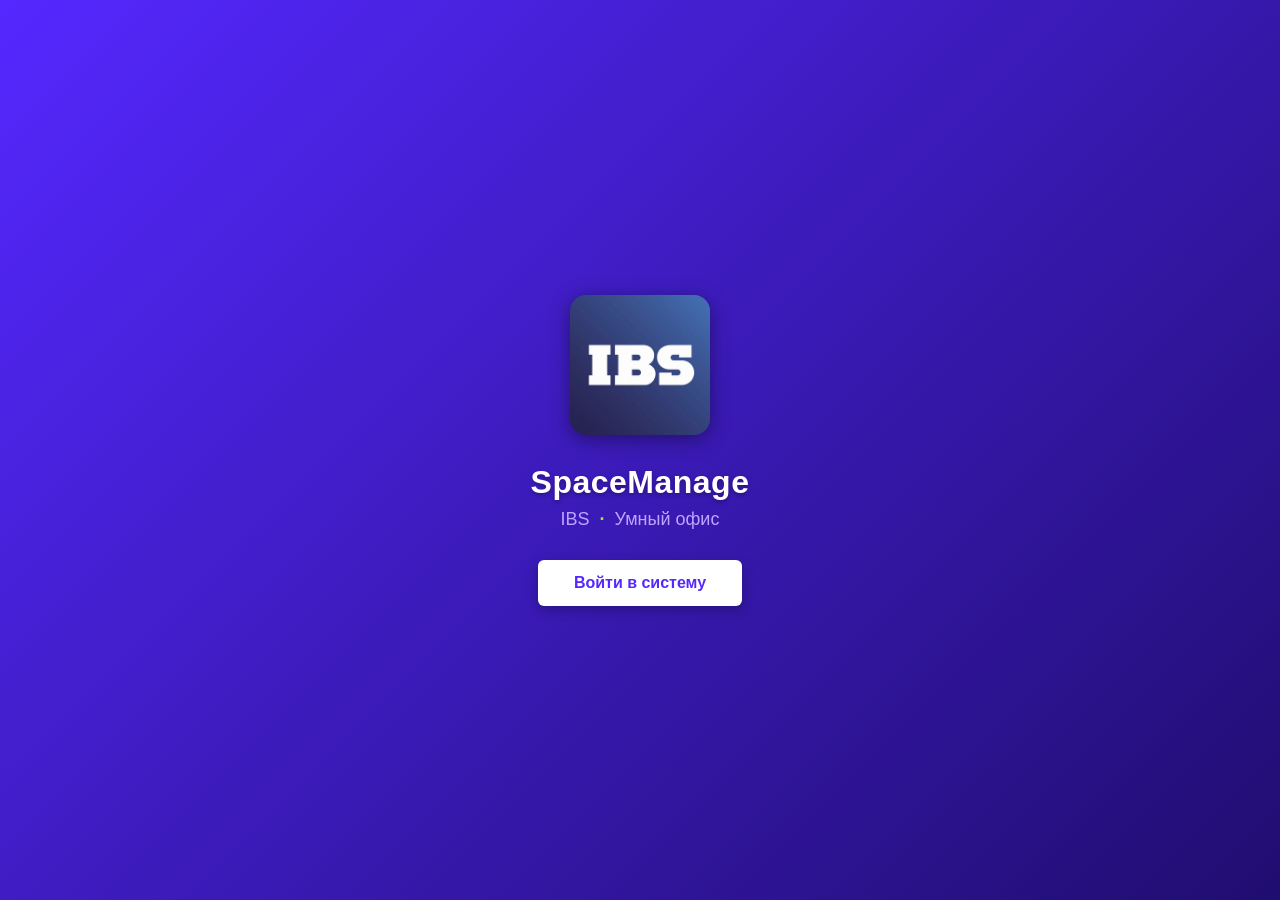
<file: frontend/index.html>
<!DOCTYPE html>
<html lang="ru">
<head>
    <meta charset="UTF-8">
    <meta name="viewport" content="width=device-width, initial-scale=1.0">
    <title>SpaceManage — IBS Умный офис</title>
    <link rel="stylesheet" href="css/index.css">
</head>
<body>

    <div class="brand-container">
        <img class="brand-logo" src="assets/ibs-logo.png" alt="IBS Logo">
        <h1 class="brand-title">SpaceManage</h1>
        <p class="brand-subtitle">IBS <span>·</span> Умный офис</p>
    </div>

    <button class="open-btn" id="openModalBtn">Войти в систему</button>

    <div class="modal-overlay" id="modalOverlay">
        <div class="modal-content">
            <span class="close-btn" id="closeModalBtn">&times;</span>
            <h2>Авторизация</h2>
            <form id="loginForm">
                <div class="form-group">
                    <label for="username">Логин:</label>
                    <input type="text" id="username" required placeholder="Введите логин">
                </div>
                <div class="form-group">
                    <label for="password">Пароль:</label>
                    <input type="password" id="password" required placeholder="Введите пароль">
                </div>
                <button type="submit" class="submit-btn">Подтвердить</button>
                <div id="loginError" class="error-msg"></div>
            </form>
        </div>
    </div>

<script src="js/index.js"></script>
</body>
</html>
</file>
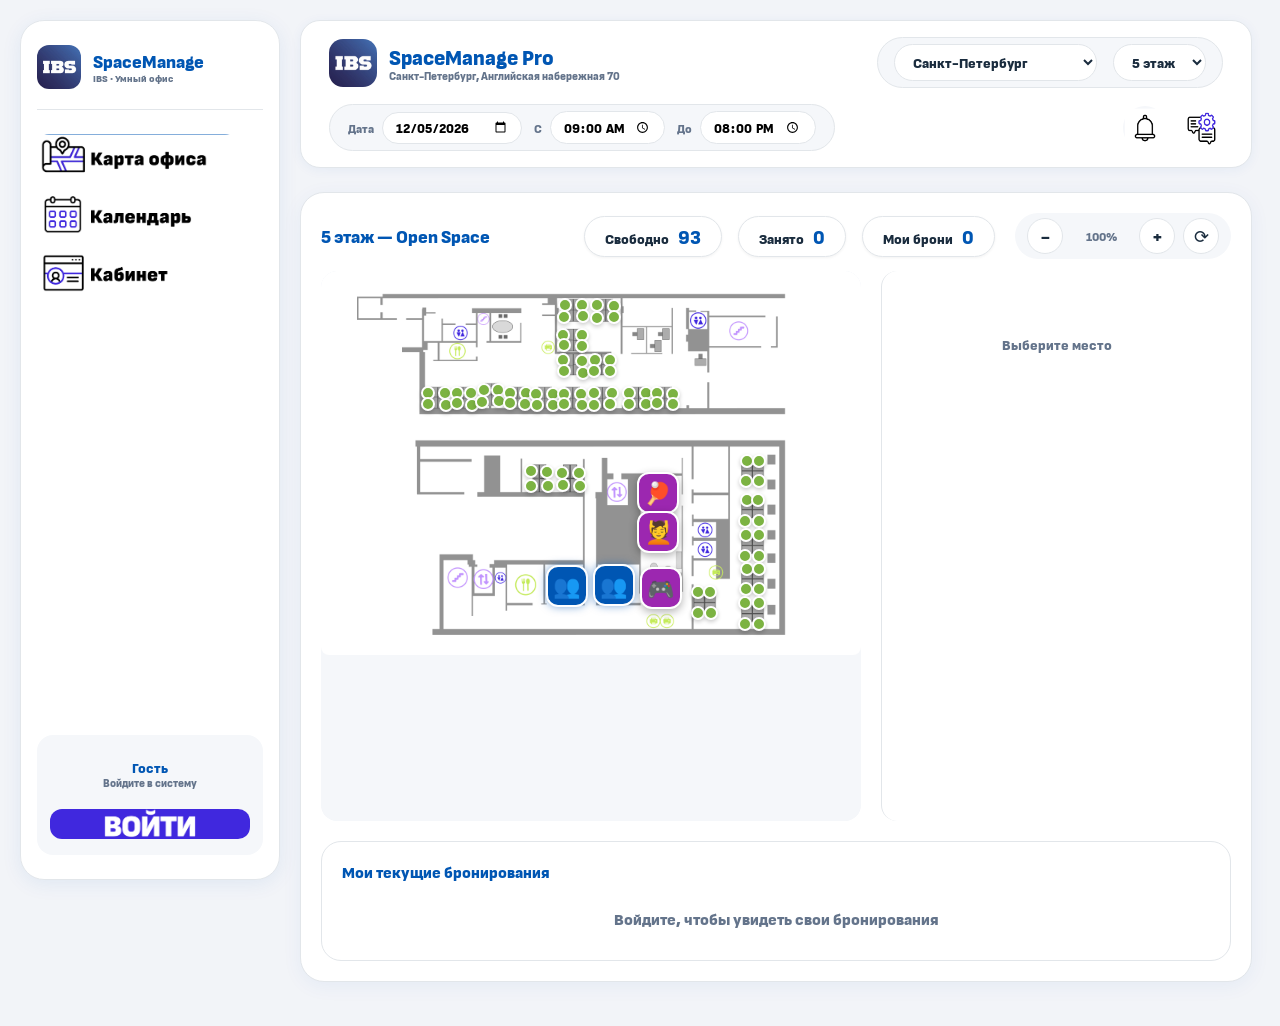
<file: frontend/base.html>
<!DOCTYPE html>
<html lang="ru">
<head>
    <meta charset="UTF-8">
    <meta name="viewport" content="width=device-width, initial-scale=1.0, user-scalable=no">
    <title>SpaceManage Pro — IBS</title>
    <link rel="stylesheet" href="css/base.css">
</head>
<body>
<div class="app-wrapper">
    <div class="sidebar-menu">
        <div class="menu-logo">
            <div class="menu-logo-img" id="menuLogoContainer">IBS</div>
            <div class="menu-logo-text"><h2>SpaceManage</h2><p>IBS · Умный офис</p></div>
        </div>
        <div class="menu-nav">
            <div class="menu-item btn-mp animated-btn" data-page="map">Карта офиса</div>
            <div class="menu-item btn-cl animated-btn" data-page="calendar">Календарь</div>
            <div class="menu-item btn-wp animated-btn" data-page="profile">Личный кабинет</div>
        </div>
        <div class="menu-user-card" id="menuUserCard">
            <div class="menu-user-name" id="menuUserName">Гость</div>
            <div class="menu-user-email" id="menuUserEmail">Войдите в систему</div>
            <button class="btn-enter animated-btn" id="menuLoginBtn">Войти</button>
            <button class="btn-ex animated-btn" id="menuLogoutBtn">Выйти</button>
        </div>
    </div>
    <div class="main-area">
        <div class="main-header">
            <div class="logo-area">
                <div class="logo-img-header" id="headerLogoContainer">IBS</div>
                <div class="logo-text"><h1>SpaceManage Pro</h1><p>Санкт-Петербург, Английская набережная 70</p></div>
            </div>
            <div class="nav-controls">
                <div class="office-selector"><select id="officeSelect"><option value="spb" selected>Санкт-Петербург</option><option value="msk">Москва — в разработке</option><option value="kazan">Казань — в разработке</option></select></div>
                <div class="floor-selector"><select id="floorSelect"><option value="5" selected>5 этаж</option><option value="3">3 этаж</option></select></div>
            </div>
            <div class="filter-bar">
                <div class="filter-group"><label>Дата</label><input type="date" id="globalDateFilter"></div>
                <div class="filter-group"><label>С</label><input type="time" id="globalStartFilter" value="09:00"></div>
                <div class="filter-group"><label>До</label><input type="time" id="globalEndFilter" value="20:00"></div>
            </div>
            <div class="header-actions">
                <div class="dropdown"><button class="icon-btn animated-btn" id="notifBtn"></button><span id="notifBadge" class="notification-badge"></span><div class="dropdown-menu" id="notifMenu"><div class="dropdown-header">Уведомления<button id="clearAllNotifBtn" style="background:none;border:none;cursor:pointer;">✖</button></div><div id="notificationsList"></div></div></div>
                <div class="dropdown"><button class="icon-btn animated-btn" id="profileBtn"></button><div class="dropdown-menu" id="profileMenu"><div class="dropdown-header" id="profileHeader">Профиль</div><div class="dropdown-item" id="viewProfileBtn">Мой профиль</div><div class="dropdown-item" id="loginBtnItem">Войти</div><div class="dropdown-item" id="logoutBtnItem" style="display:none;">Выйти</div></div></div>
            </div>
        </div>
        <div id="mapPage"></div>
        <div id="calendarPage" class="calendar-view">
            <div class="calendar-stats">
                <div class="stat-card">Мои брони <span id="calendarBookingsCount">0</span></div>
            </div>
            <div class="calendar-header"><button class="btn btn-secondary" id="prevMonthBtn">Назад</button><h2 id="currentMonthYear"></h2><button class="btn btn-secondary" id="nextMonthBtn">Вперёд</button></div>
            <div class="calendar-grid" id="calendarGrid"><div class="calendar-weekday">Пн</div><div class="calendar-weekday">Вт</div><div class="calendar-weekday">Ср</div><div class="calendar-weekday">Чт</div><div class="calendar-weekday">Пт</div><div class="calendar-weekday">Сб</div><div class="calendar-weekday">Вс</div></div>
        </div>
        <div id="profilePage" class="profile-page">
            <div class="profile-header"><div class="profile-title">Личный кабинет</div><button class="back-btn" id="backToMapBtn">На карту</button></div>
            <div id="profileBookingsContainer" style="margin-bottom:20px;"><h4>Мои активные бронирования</h4><div id="profileBookingsList"></div></div>
            <div id="adminPanelContainer"></div>
        </div>
    </div>
</div>

<!-- Модальное окно бронирования -->
<div id="bookingModal" class="booking-modal">
    <div class="booking-modal-content">
        <h3>Бронирование места</h3>
        <div id="modalSelectedSpace" style="margin-bottom: 20px; font-weight: 500; color: var(--ibs-blue);">—</div>
        <div class="booking-two-columns">
            <div class="booking-left-column">
                <div class="form-group">
                    <label>Дата</label>
                    <input type="date" id="modalBookingDate">
                </div>
                <div class="form-group">
                    <label>Начало</label>
                    <input type="time" id="modalStartTime">
                </div>
                <div class="form-group">
                    <label>Конец</label>
                    <input type="time" id="modalEndTime">
                </div>
            </div>
            <div class="booking-right-column">
                <div class="invite-group">
                    <div class="invite-header">
                        <label>Пригласить коллег</label>
                        <span id="capacityInfo" class="capacity-info"></span>
                        <button type="button" class="add-invite-btn" id="addInviteBtn">+</button>
                    </div>
                    <div class="invite-list-wrapper">
                        <div id="inviteListContainer" class="invite-list"></div>
                    </div>
                </div>
            </div>
        </div>
        <div class="modal-buttons">
            <button class="btn-cancel animated-btn" id="closeModalBtn">Отмена</button>
            <button class="btn-book animated-btn" id="confirmBookingBtn">Забронировать</button>
        </div>
    </div>
</div>

<!-- Подтверждение бронирования -->
<div class="confirm-popup" id="confirmPopup">
    <div class="confirm-popup-title">Подтвердите бронирование</div>
    <div id="confirmPopupInfo">—</div>
    <div class="confirm-popup-btns">
        <button class="btn-cancel animated-btn" id="confirmPopupCancelBtn">Отмена</button>
        <button class="btn-ok animated-btn" id="confirmPopupOkBtn">Подтвердить</button>
    </div>
</div>

<!-- Редактирование брони -->
<div id="editModal" class="booking-modal">
    <div class="booking-modal-content">
        <h3>Редактирование брони</h3>
        <div id="editSelectedSpace" style="margin-bottom: 20px; font-weight: 500; color: var(--ibs-blue);">—</div>
        <div class="booking-two-columns">
            <div class="booking-left-column">
                <div class="form-group">
                    <label>Дата</label>
                    <input type="date" id="editBookingDate">
                </div>
                <div class="form-group">
                    <label>Начало</label>
                    <input type="time" id="editStartTime">
                </div>
                <div class="form-group">
                    <label>Конец</label>
                    <input type="time" id="editEndTime">
                </div>
            </div>
            <div class="booking-right-column">
                <div class="invite-group">
                    <div class="invite-header">
                        <label>Пригласить коллег</label>
                        <span id="editCapacityInfo" class="capacity-info"></span>
                        <button type="button" class="add-invite-btn" id="editAddInviteBtn">+</button>
                    </div>
                    <div class="invite-list-wrapper">
                        <div id="editInviteListContainer" class="invite-list"></div>
                    </div>
                </div>
            </div>
        </div>
        <div class="modal-buttons">
            <button class="btn-ok animated-btn" id="saveEditBtn">Сохранить</button>
            <button class="animated-btn btn-clo" id="closeEditBtn">Закрыть</button>
        </div>
    </div>
</div>

<!-- Авторизация -->
<div id="authModal" class="booking-modal">
    <div class="booking-modal-content">
        <h3>Авторизация</h3>
        <div class="form-group"><input type="text" id="loginLogin" placeholder="Логин"></div>
        <div class="form-group"><input type="password" id="loginPassword" placeholder="Пароль"></div>
        <div class="modal-buttons">
            <button class="btn-secondary" id="closeAuthBtn">Отмена</button>
            <button class="btn-primary" id="doLoginBtn">Войти</button>
        </div>
    </div>
</div>
<script src="js/floor.js"></script>
<script src="js/base.js"></script>
</body>
</html>
</file>
<file: frontend/css/index.css>
body {
    font-family: Arial, sans-serif;
    background: linear-gradient(135deg, #5528ff 0%, #200d70 100%);
    display: flex;
    flex-direction: column;
    justify-content: center;
    align-items: center;
    height: 100vh;
    margin: 0;
}

.brand-container {
    text-align: center;
    margin-bottom: 30px;
}

.brand-logo {
    width: 140px;
    height: 140px;
    border-radius: 16px;
    box-shadow: 0 4px 20px rgba(0, 0, 0, 0.4);
    margin-bottom: 25px;
}

.brand-title {
    font-size: 32px;
    font-weight: 700;
    color: #ffffff;
    margin: 0 0 8px 0;
    text-shadow: 0 2px 4px rgba(0, 0, 0, 0.3);
    letter-spacing: 0.5px;
}

.brand-subtitle {
    font-size: 18px;
    color: #bfa3ff;
    margin: 0;
    font-weight: normal;
}

.brand-subtitle span {
    color: #96f023;
    font-weight: bold;
    margin: 0 5px;
}

.open-btn {
    padding: 14px 36px;
    font-size: 16px;
    font-weight: bold;
    color: #5528ff;
    background-color: #ffffff;
    border: none;
    border-radius: 6px;
    cursor: pointer;
    transition: all 0.3s ease;
    box-shadow: 0 4px 12px rgba(0, 0, 0, 0.25);
}

.open-btn:hover {
    background-color: #f3f4f6;
    transform: translateY(-2px);
    box-shadow: 0 6px 18px rgba(0, 0, 0, 0.35);
}

.modal-overlay {
    display: none;
    position: fixed;
    top: 0;
    left: 0;
    width: 100%;
    height: 100%;
    background-color: rgba(32, 13, 112, 0.6);
    justify-content: center;
    align-items: center;
    z-index: 1000;
    backdrop-filter: blur(4px);
}

.modal-content {
    background-color: #fff;
    padding: 30px;
    border-radius: 12px;
    width: 100%;
    max-width: 400px;
    box-shadow: 0 10px 30px rgba(0, 0, 0, 0.4);
    position: relative;
}

.close-btn {
    position: absolute;
    top: 10px;
    right: 15px;
    font-size: 26px;
    cursor: pointer;
    color: #aaa;
    line-height: 1;
}

.close-btn:hover {
    color: #5528ff;
}

h2 {
    margin-top: 0;
    margin-bottom: 25px;
    text-align: center;
    color: #5528ff;
    font-size: 24px;
}

.form-group {
    margin-bottom: 18px;
}

.form-group label {
    display: block;
    margin-bottom: 6px;
    font-weight: bold;
    color: #4b5563;
    font-size: 14px;
}

.form-group input,
.form-group select {
    width: 100%;
    padding: 11px;
    border: 1px solid #d1d5db;
    border-radius: 6px;
    box-sizing: border-box;
    font-size: 14px;
    outline: none;
    transition: all 0.2s;
}

.form-group input:focus,
.form-group select:focus {
    border-color: #96f023;
    box-shadow: 0 0 0 3px rgba(150, 240, 35, 0.3);
}

.submit-btn {
    width: 100%;
    padding: 12px;
    background-color: #96f023;
    color: #200d70;
    border: none;
    border-radius: 6px;
    font-size: 16px;
    font-weight: bold;
    cursor: pointer;
    margin-top: 10px;
    transition: all 0.2s;
    box-shadow: 0 2px 6px rgba(150, 240, 35, 0.2);
}

.submit-btn:hover {
    background-color: #82df14;
    box-shadow: 0 4px 12px rgba(150, 240, 35, 0.4);
}

.error-msg {
    color: #e74c3c;
    font-size: 12px;
    margin-top: 5px;
    display: block;
    text-align: center;
}
</file>
<file: frontend/css/base.css>
@font-face {
    font-family: 'Attractive-Black';
    src: url('../assets/Attractive-Black.ttf') format('truetype');
    font-weight: normal;
    font-style: normal;
}
* { box-sizing: border-box; margin: 0; padding: 0; font-family: 'Attractive-Black', 'Segoe UI', sans-serif; }
body { background-color: #F2F4F8; color: #1A2C3E; }

:root {
    --ibs-blue: #0056B3;
    --ibs-lime: #7CB342;
    --ibs-purple: #9C27B0;
    --ibs-light-bg: #F5F7FA;
    --ibs-border: #E2E6EA;
    --ibs-text-dark: #1A2C3E;
    --ibs-text-light: #64748B;
    --ibs-white: #FFFFFF;
}

.app-wrapper { display: flex; min-height: 100vh; max-width: 1600px; margin: 0 auto; }
.sidebar-menu {
    width: 260px; background: var(--ibs-white); border-radius: 24px; margin: 20px 0 20px 20px;
    padding: 24px 16px; box-shadow: 0 4px 20px rgba(0,86,179,0.08); border: 1px solid var(--ibs-border);
    display: flex; flex-direction: column; gap: 24px; height: calc(100vh - 40px);
    position: sticky; top: 20px; overflow-y: auto;
}
.menu-logo { display: flex; align-items: center; gap: 12px; padding-bottom: 20px; border-bottom: 1px solid var(--ibs-border); }
.menu-logo-img { width: 44px; height: 44px; border-radius: 12px; object-fit: contain; background: var(--ibs-blue); display: flex; align-items: center; justify-content: center; color: var(--ibs-white); font-size: 22px; font-weight: 700; flex-shrink: 0; }
.menu-logo-text h2 { font-size: 1.1rem; color: var(--ibs-blue); font-weight: 700; }
.menu-logo-text p { font-size: 0.65rem; color: var(--ibs-text-light); }
.menu-nav { display: flex; flex-direction: column; gap: 8px; }
.menu-item { display: flex; align-items: center; gap: 14px; padding: 12px 16px; border-radius: 14px; cursor: pointer; transition: all 0.2s; color: var(--ibs-text-dark); font-weight: 500; font-size: 0.9rem; background: transparent; }
.menu-item:hover { background: var(--ibs-light-bg); }
.menu-item.active { background: var(--ibs-blue); color: var(--ibs-white); }
.menu-user-card { margin-top: auto; background: var(--ibs-light-bg); border-radius: 16px; padding: 16px; text-align: center; display: flex; flex-direction: column; align-items: center; }
.menu-user-name { font-weight: 600; color: var(--ibs-blue); margin-top: 8px; font-size: 0.9rem; word-break: break-word; }
.menu-user-email { font-size: 0.7rem; color: var(--ibs-text-light); word-break: break-word; }
.main-area { flex: 1; padding: 20px 28px 20px 20px; min-width: 0; }
.main-header { background: var(--ibs-white); border-radius: 20px; margin-bottom: 24px; box-shadow: 0 2px 12px rgba(0,86,179,0.06); padding: 16px 28px; display: flex; justify-content: space-between; align-items: center; flex-wrap: wrap; gap: 16px; border: 1px solid var(--ibs-border); }
.logo-area { display: flex; align-items: center; gap: 12px; }
.logo-img-header { width: 48px; height: 48px; border-radius: 14px; object-fit: contain; background: var(--ibs-blue); display: flex; align-items: center; justify-content: center; color: var(--ibs-white); font-size: 26px; font-weight: 800; flex-shrink: 0; }
.logo-text h1 { font-size: 1.3rem; font-weight: 700; color: var(--ibs-blue); }
.logo-text p { font-size: 0.7rem; color: var(--ibs-text-light); }
.nav-controls { display: flex; align-items: center; gap: 16px; background: var(--ibs-light-bg); padding: 6px 16px; border-radius: 40px; border: 1px solid var(--ibs-border); }
.office-selector select, .floor-selector select { padding: 8px 14px; border: 1px solid var(--ibs-border); border-radius: 30px; font-size: 0.85rem; background: var(--ibs-white); cursor: pointer; color: var(--ibs-text-dark); }
.filter-bar { display: flex; align-items: center; gap: 12px; background: var(--ibs-light-bg); padding: 6px 18px; border-radius: 40px; border: 1px solid var(--ibs-border); }
.filter-group { display: flex; align-items: center; gap: 8px; }
.filter-group label { font-size: 0.75rem; font-weight: 500; color: var(--ibs-text-light); }
.filter-group input { padding: 6px 12px; border: 1px solid var(--ibs-border); border-radius: 30px; font-size: 0.8rem; background: var(--ibs-white); }
.header-actions { display: flex; align-items: center; gap: 12px; }
.icon-btn { background: var(--ibs-light-bg); border: none; cursor: pointer; padding: 10px; border-radius: 50%; width: 44px; height: 44px; display: flex; align-items: center; justify-content: center; transition: all 0.2s; position: relative; }
.icon-btn:hover { background: var(--ibs-border); transform: scale(1.02); }
.notification-badge{position:absolute;top:2px;right:2px;background:#dc2626;color:#fff;border-radius:999px;min-width:18px;height:18px;padding:0 4px;font-size:11px;display:none;align-items:center;justify-content:center;font-weight:700;}
.dropdown { position: relative; }
.dropdown-menu { position: absolute; top: 55px; right: 0; background: var(--ibs-white); border-radius: 20px; box-shadow: 0 12px 35px rgba(0,86,179,0.12); min-width: 320px; display: none; z-index: 1000; border: 1px solid var(--ibs-border); }
.dropdown-menu.show { display: block; animation: slideDown 0.2s ease; }
@keyframes slideDown { from { opacity: 0; transform: translateY(-10px); } to { opacity: 1; transform: translateY(0); } }
.dropdown-header { padding: 14px 18px; background: var(--ibs-light-bg); border-bottom: 1px solid var(--ibs-border); font-weight: 600; color: var(--ibs-blue); display: flex; justify-content: space-between; border-radius: 20px 20px 0 0; }
.dropdown-item { padding: 12px 18px; cursor: pointer; transition: background 0.2s; display: flex; align-items: center; gap: 12px; border-bottom: 1px solid var(--ibs-border); font-size: 0.85rem; color: var(--ibs-text-dark); }
.dropdown-item:hover { background: var(--ibs-light-bg); }
.map-container { background: var(--ibs-white); border-radius: 24px; padding: 20px; box-shadow: 0 4px 20px rgba(0,86,179,0.06); border: 1px solid var(--ibs-border); margin-bottom: 24px; }
.map-header {
    display: flex;
    justify-content: space-between;
    align-items: center;
    margin-bottom: 12px;
    flex-wrap: wrap;
    gap: 12px;
}
.map-title { font-weight: 700; font-size: 1.1rem; color: var(--ibs-blue); }
.right-header-group {
    display: flex;
    gap: 20px;
    align-items: center;
    flex-wrap: wrap;
}
.stats-bar {
    display: flex;
    gap: 16px;
    align-items: center;
    flex-wrap: wrap;
}
.stat-card {
    background: var(--ibs-white);
    padding: 8px 20px;
    border-radius: 40px;
    font-size: 0.85rem;
    font-weight: 500;
    border: 1px solid var(--ibs-border);
    color: var(--ibs-text-dark);
    box-shadow: 0 1px 3px rgba(0,0,0,0.05);
}
.stat-card span {
    color: var(--ibs-blue);
    font-weight: 700;
    font-size: 1.2rem;
    margin-left: 6px;
}
.zoom-controls {
    display: flex;
    gap: 8px;
    align-items: center;
    background: var(--ibs-light-bg);
    padding: 5px 12px;
    border-radius: 30px;
}
.zoom-btn {
    background: var(--ibs-white);
    border: 1px solid var(--ibs-border);
    width: 36px;
    height: 36px;
    border-radius: 30px;
    font-size: 18px;
    cursor: pointer;
    transition: all 0.2s;
    color: var(--ibs-text-dark);
}
.zoom-btn:hover { background: var(--ibs-border); transform: scale(1.05); }
.zoom-level { font-size: 12px; color: var(--ibs-text-light); min-width: 60px; text-align: center; font-weight: 500; }
.editor-controls {
    display: flex;
    gap: 10px;
    margin: 16px 0 20px 0;
    flex-wrap: wrap;
    align-items: center;
}
.mode-btn { background-color: var(--ibs-text-light); color: var(--ibs-white); border: none; padding: 8px 16px; border-radius: 6px; cursor: pointer; font-size: 14px; transition: all 0.2s; }
.mode-btn:hover { opacity: 0.85; }
.mode-btn-active { background-color: var(--ibs-lime) !important; }
.move-btn { background-color: var(--ibs-blue); }
.delete-btn-mode { background-color: #e74c3c; }
.add-btn { background-color: var(--ibs-lime); }
.reset-map-btn { background-color: var(--ibs-purple); }
.legend { display: flex; gap: 20px; flex-wrap: wrap; }
.legend-item { display: flex; align-items: center; gap: 8px; font-size: 0.75rem; }
.legend-color { width: 16px; height: 16px; border-radius: 50%; }
.map-content { display: flex; flex: 1; gap: 20px; }
.map-area { flex: 1; position: relative; min-height: 500px; overflow: hidden; border-radius: 16px; background: var(--ibs-light-bg); }
.map-wrapper { position: relative; width: 100%; height: 100%; min-height: 550px; overflow: auto; background: var(--ibs-light-bg); border-radius: 16px; cursor: grab; }
.map-wrapper:active { cursor: grabbing; }
.map-inner { position: relative; transform-origin: 0 0; transition: transform 0.1s ease; width: 100%; display: inline-block; }
.office-plan-img { width: 100%; height: auto; display: block; border-radius: 8px; pointer-events: none; user-select: none; }
.floor-placeholder { width: 100%; min-height: 550px; background: linear-gradient(135deg, var(--ibs-light-bg) 0%, var(--ibs-border) 100%); border-radius: 8px; display: flex; align-items: center; justify-content: center; flex-direction: column; gap: 12px; color: var(--ibs-text-light); font-size: 1.1rem; pointer-events: none; }
.map-object { position: absolute; z-index: 5; transition: transform 0.15s ease; transform: translate(-50%, -50%); display: flex; justify-content: center; align-items: center; user-select: none; cursor: pointer; }
.map-object:hover { transform: translate(-50%, -50%) scale(1.2); z-index: 10; }
.object-infra { width: 32px; height: 32px; border-radius: 50%; background-color: var(--ibs-text-dark); color: var(--ibs-white); font-size: 14px; font-weight: bold; box-shadow: 0 3px 8px rgba(0,0,0,0.3); border: 2px solid var(--ibs-white); }
.object-chair { width: 14px; height: 14px; border-radius: 50%; border: 2px solid var(--ibs-white); box-shadow: 0 2px 4px rgba(0,0,0,0.2); transition: transform 0.15s ease; }
.chair-available { background-color: var(--ibs-lime); }
.chair-occupied { background-color: #e74c3c; }
.chair-highlighted { animation: pulse 0.8s infinite alternate; box-shadow: 0 0 15px var(--ibs-blue); border-color: var(--ibs-blue); width: 20px; height: 20px; z-index: 8; }
@keyframes pulse { from { transform: translate(-50%, -50%) scale(1); } to { transform: translate(-50%, -50%) scale(1.3); } }

.object-meeting-room { width: 42px; height: 42px; border-radius: 12px; background-color: var(--ibs-blue); color: var(--ibs-white); font-size: 22px; font-weight: bold; box-shadow: 0 3px 8px rgba(0,0,0,0.3); border: 2px solid var(--ibs-white); cursor: pointer; display: flex; align-items: center; justify-content: center; }
.object-meeting-room:hover { transform: translate(-50%, -50%) scale(1.15); }
.meeting-available { background-color: var(--ibs-blue); box-shadow: 0 0 8px rgba(0,86,179,0.5); }
.meeting-occupied { background-color: #e74c3c; }
.meeting-highlighted { animation: pulse-meeting 0.8s infinite alternate; box-shadow: 0 0 20px var(--ibs-lime); border-color: var(--ibs-lime); width: 48px; height: 48px; z-index: 8; }
@keyframes pulse-meeting { from { transform: translate(-50%, -50%) scale(1); } to { transform: translate(-50%, -50%) scale(1.2); } }

.object-recreation { width: 42px; height: 42px; border-radius: 12px; background-color: var(--ibs-purple); color: var(--ibs-white); font-size: 22px; font-weight: bold; box-shadow: 0 3px 8px rgba(0,0,0,0.3); border: 2px solid var(--ibs-white); cursor: pointer; display: flex; align-items: center; justify-content: center; }
.object-recreation:hover { transform: translate(-50%, -50%) scale(1.15); }
.rec-available { background-color: var(--ibs-purple); }
.rec-occupied { background-color: #e74c3c; }

.tooltip { position: fixed; background: var(--ibs-text-dark); color: var(--ibs-white); padding: 10px 16px; border-radius: 12px; font-size: 0.75rem; z-index: 1500; pointer-events: none; white-space: nowrap; box-shadow: 0 4px 12px rgba(0,0,0,0.15); }
.tooltip::before { content: ''; position: absolute; top: -6px; left: 50%; transform: translateX(-50%); border-left: 6px solid transparent; border-right: 6px solid transparent; border-bottom: 6px solid var(--ibs-text-dark); }
.sidebar { width: 350px; background-color: var(--ibs-white); border-left: 1px solid var(--ibs-border); padding: 25px; display: flex; flex-direction: column; gap: 20px; overflow-y: auto; border-radius: 16px; }
.info-card { background-color: var(--ibs-light-bg); border: 1px solid var(--ibs-border); border-radius: 8px; padding: 15px; }
.info-card h3 { margin-bottom: 8px; color: var(--ibs-blue); font-size: 18px; }
.nearest-title { font-weight: 600; font-size: 14px; color: var(--ibs-text-dark); margin-top: 15px; margin-bottom: 8px; }
.nearest-list { list-style: none; display: flex; flex-direction: column; gap: 8px; }
.nearest-item { background: var(--ibs-white); border: 1px solid var(--ibs-border); padding: 10px; border-radius: 6px; font-size: 13px; display: flex; justify-content: space-between; align-items: center; cursor: pointer; color: var(--ibs-text-dark); }
.nearest-item:hover { background: var(--ibs-light-bg); }
.empty-state { color: var(--ibs-text-light); text-align: center; margin-top: 40px; font-size: 14px; }
.my-bookings-section {
    margin-top: 20px;
    background: var(--ibs-white);
    border-radius: 20px;
    padding: 20px;
    border: 1px solid var(--ibs-border);
}
.my-bookings-title {
    font-weight: 700;
    font-size: 1rem;
    color: var(--ibs-blue);
    margin-bottom: 16px;
}
.my-bookings-list {
    display: flex;
    flex-direction: column;
    gap: 12px;
}
.my-booking-item {
    background: var(--ibs-light-bg);
    border-radius: 12px;
    padding: 12px 16px;
    display: flex;
    justify-content: space-between;
    align-items: center;
    flex-wrap: wrap;
    gap: 10px;
    border: 1px solid var(--ibs-border);
}
.my-booking-info {
    font-size: 0.85rem;
    color: var(--ibs-text-dark);
}
.my-booking-info strong {
    color: var(--ibs-blue);
}
.btn-cancel-small {
    background: #FEE2E2;
    color: #DC2626;
    border: none;
    padding: 6px 14px;
    border-radius: 30px;
    font-size: 0.7rem;
    cursor: pointer;
    transition: all 0.2s;
}
.btn-cancel-small:hover {
    background: #FECACA;
}
.calendar-view { display: none; background: var(--ibs-white); border-radius: 24px; padding: 24px; border: 1px solid var(--ibs-border); margin-bottom: 24px; }
.calendar-view.show { display: block; }
.calendar-header { display: flex; justify-content: space-between; align-items: center; margin-bottom: 24px; }
.calendar-grid { display: grid; grid-template-columns: repeat(7, 1fr); gap: 8px; }
.calendar-weekday { text-align: center; font-weight: 600; color: var(--ibs-text-light); padding: 12px; }
.calendar-day { background: var(--ibs-light-bg); border-radius: 12px; padding: 12px 8px; text-align: center; cursor: pointer; transition: all 0.2s; min-height: 80px; }
.calendar-day:hover { background: var(--ibs-border); }
.calendar-day-number { font-weight: 600; font-size: 1rem; margin-bottom: 4px; color: var(--ibs-text-dark); }
.booking-dot { width: 6px; height: 6px; background: var(--ibs-blue); border-radius: 50%; margin: 2px auto; }
.event-badge { background: var(--ibs-blue); color: var(--ibs-white); font-size: 10px; padding: 2px 6px; border-radius: 20px; margin-top: 4px; display: inline-block; }
.calendar-stats { display: flex; gap: 16px; margin-bottom: 20px; justify-content: flex-end; flex-wrap: wrap; }

.booking-modal { display: none; position: fixed; top: 0; left: 0; width: 100%; height: 100%; background: rgba(0,0,0,0.5); backdrop-filter: blur(4px); z-index: 2000; align-items: center; justify-content: center; }
.booking-modal.show { display: flex; }
.booking-modal-content { background: var(--ibs-white); border-radius: 28px; padding: 28px; max-width: 800px; width: 90%; max-height: 85vh; overflow-y: auto; animation: slideUp 0.3s ease; box-shadow: 0 25px 50px -12px rgba(0,86,179,0.25); }
.booking-modal-content h3 { margin-bottom: 20px; color: var(--ibs-blue); font-size: 1.3rem; }
.booking-two-columns { display: flex; gap: 30px; flex-wrap: wrap; }
.booking-left-column { flex: 1; min-width: 220px; }
.booking-right-column { flex: 1; min-width: 220px; }
.booking-two-columns.single-seat-mode { justify-content: center; }
.booking-two-columns.single-seat-mode .booking-left-column { max-width: 320px; flex: none; }
.booking-two-columns.single-seat-mode .booking-right-column { display:none; }

.form-group { margin-bottom: 20px; }
.form-group label { display: block; font-weight: 500; font-size: 0.8rem; color: var(--ibs-text-light); margin-bottom: 6px; }
.form-group input, .form-group select { width: 100%; padding: 12px 14px; border: 1px solid var(--ibs-border); border-radius: 14px; font-size: 0.9rem; color: var(--ibs-text-dark); background: var(--ibs-white); }
.invite-group { margin-bottom: 20px; }
.invite-header { display: flex; align-items: center; gap: 10px; margin-bottom: 10px; flex-wrap: wrap; }
.invite-header label { font-weight: 500; font-size: 0.8rem; color: var(--ibs-text-light); margin-bottom: 0; }
.capacity-info { font-size: 0.7rem; color: var(--ibs-text-light); background: var(--ibs-light-bg); padding: 4px 8px; border-radius: 12px; }
.add-invite-btn { background: var(--ibs-blue); color: var(--ibs-white); border: none; width: 32px; height: 32px; border-radius: 50%; cursor: pointer; font-size: 20px; display: flex; align-items: center; justify-content: center; transition: all 0.2s; }
.add-invite-btn:disabled { background: var(--ibs-text-light); cursor: not-allowed; opacity: 0.5; }
.add-invite-btn:disabled:hover { transform: none; }
.add-invite-btn:hover { background: #004494; transform: scale(1.05); }
.invite-list-wrapper { max-height: 250px; overflow-y: auto; border-radius: 12px; background: var(--ibs-light-bg); padding: 8px; }
.invite-list { display: flex; flex-direction: column; gap: 8px; }
.invite-item { display: flex; align-items: center; gap: 8px; background: var(--ibs-white); border-radius: 12px; padding: 8px 12px; border: 1px solid var(--ibs-border); }
.invite-item input { flex: 1; padding: 8px 12px; border: 1px solid var(--ibs-border); border-radius: 10px; font-size: 0.85rem; background: var(--ibs-white); color: var(--ibs-text-dark); }
.remove-invite-btn { background: #e74c3c; color: var(--ibs-white); border: none; width: 28px; height: 28px; border-radius: 50%; cursor: pointer; font-size: 16px; display: flex; align-items: center; justify-content: center; transition: all 0.2s; }
.remove-invite-btn:hover { background: #c0392b; transform: scale(1.05); }
.modal-buttons { display: flex; gap: 12px; margin-top: 24px; flex-direction: column; align-items: center; }
.btn { padding: 12px 20px; border-radius: 40px; font-weight: 600; cursor: pointer; border: none; font-size: 0.9rem; }
.btn-primary { background: var(--ibs-blue); color: var(--ibs-white); flex: 1; }
.btn-secondary { background: var(--ibs-light-bg); color: var(--ibs-text-dark); flex: 1; border: 1px solid var(--ibs-border); }
.type-selector { display: grid; grid-template-columns: 1fr 1fr; gap: 10px; margin-bottom: 15px; }
.type-option { padding: 10px; border: 1px solid var(--ibs-border); border-radius: 12px; cursor: pointer; text-align: center; transition: all 0.2s; background: var(--ibs-white); font-size: 0.85rem; color: var(--ibs-text-dark); }
.type-option.selected { background: var(--ibs-blue); color: var(--ibs-white); border-color: var(--ibs-blue); }
.profile-page { display: none; background: var(--ibs-white); border-radius: 24px; padding: 28px; margin-bottom: 24px; border: 1px solid var(--ibs-border); }
.profile-page.show { display: block; }
.profile-header { display: flex; justify-content: space-between; margin-bottom: 24px; padding-bottom: 16px; border-bottom: 2px solid var(--ibs-border); }
.profile-title { font-size: 1.5rem; font-weight: 700; color: var(--ibs-blue); }
.booking-item, .history-item { background: var(--ibs-light-bg); padding: 14px; border-radius: 16px; margin-bottom: 10px; display: flex; justify-content: space-between; align-items: center; flex-wrap: wrap; gap: 10px; }
.booking-actions { display: flex; gap: 8px; }
.btn-cancel-booking { background: #FEE2E2; color: #DC2626; border: none; padding: 6px 14px; border-radius: 30px; font-size: 0.7rem; cursor: pointer; }
.btn-edit-booking { background: #FEF3C7; color: #D97706; border: none; padding: 6px 14px; border-radius: 30px; font-size: 0.7rem; cursor: pointer; }
.back-btn { background: var(--ibs-light-bg); border: 1px solid var(--ibs-border); padding: 8px 20px; border-radius: 30px; cursor: pointer; font-size: 0.85rem; color: var(--ibs-text-dark); }
.admin-panel { margin-top: 24px; background: var(--ibs-light-bg); border-radius: 20px; padding: 20px; border: 1px solid var(--ibs-border); }
.admin-panel h3 { font-size: 1.2rem; color: var(--ibs-blue); margin-bottom: 16px; display: flex; align-items: center; gap: 8px; }
.admin-users-list { max-height: 300px; overflow-y: auto; margin-bottom: 20px; }
.admin-user-item { background: var(--ibs-white); padding: 12px 16px; border-radius: 12px; margin-bottom: 8px; display: flex; justify-content: space-between; align-items: center; border: 1px solid var(--ibs-border); }
.admin-user-info { display: flex; flex-direction: column; gap: 4px; }
.admin-user-name { font-weight: 600; color: var(--ibs-blue); }
.admin-user-email { font-size: 0.7rem; color: var(--ibs-text-light); }
.admin-user-pass { font-size: 0.65rem; color: var(--ibs-text-light); }
.admin-delete-btn { background: #FEE2E2; border: none; color: #DC2626; padding: 6px 12px; border-radius: 20px; cursor: pointer; font-size: 0.7rem; transition: all 0.2s; }
.admin-delete-btn:hover { background: #FECACA; }
.admin-add-form { display: flex; flex-wrap: wrap; gap: 12px; margin-top: 16px; padding-top: 16px; border-top: 1px solid var(--ibs-border); }
.admin-add-form input { flex: 1; min-width: 140px; padding: 10px 12px; border: 1px solid var(--ibs-border); border-radius: 30px; font-size: 0.8rem; background: var(--ibs-white); }
.admin-add-btn { background: var(--ibs-blue); color: var(--ibs-white); border: none; padding: 8px 20px; border-radius: 30px; cursor: pointer; font-weight: 500; transition: all 0.2s; }
.admin-add-btn:hover { background: #004494; }
.under-development { display: flex; align-items: center; justify-content: center; height: 500px; flex-direction: column; gap: 20px; background: var(--ibs-light-bg); border-radius: 16px; margin: 20px; color: var(--ibs-text-light); }
.toast { position: fixed; bottom: 24px; right: 24px; background: var(--ibs-blue); color: var(--ibs-white); padding: 12px 24px; border-radius: 40px; z-index: 3000; animation: fadeInOut 2.5s ease; font-size: 0.85rem; box-shadow: 0 4px 16px rgba(0,0,0,0.2); }
.toast.error { background-color: #e74c3c; }
@keyframes fadeInOut { 0% { opacity: 0; transform: translateY(20px); } 15% { opacity: 1; transform: translateY(0); } 85% { opacity: 1; } 100% { opacity: 0; transform: translateY(20px); } }

.confirm-popup {
    position: fixed; top: 50%; left: 50%; transform: translate(-50%, -50%);
    background: var(--ibs-white); border-radius: 28px; padding: 32px;
    box-shadow: 0 25px 50px -12px rgba(0,86,179,0.35); border: 1px solid var(--ibs-border);
    z-index: 3500; min-width: 380px; max-width: 450px; width: 90%; display: none;
    animation: slideUpCenter 0.3s ease;
}
@keyframes slideUpCenter {
    from { opacity: 0; transform: translate(-50%, -50%) scale(0.95); }
    to { opacity: 1; transform: translate(-50%, -50%) scale(1); }
}
.confirm-popup.show { display: block; }
.confirm-popup-title { font-weight: 700; font-size: 1.2rem; color: var(--ibs-blue); margin-bottom: 16px; text-align: center; }
.confirm-popup-info { font-size: 0.9rem; color: var(--ibs-text-dark); margin-bottom: 24px; text-align: center; line-height: 1.5; background: var(--ibs-light-bg); padding: 16px; border-radius: 16px; }
.confirm-popup-btns { display: flex; gap: 12px; justify-content: center; }

.animated-btn { background-size: cover !important; background-position: center !important; background-repeat: no-repeat !important; transition: all 0.2s ease; border: none; cursor: pointer; position: relative; overflow: hidden; display: inline-block; font-size: 0 !important; color: transparent !important; text-indent: -9999px !important; }
.animated-btn:hover { transform: scale(1.03); box-shadow: 0 0 0 4px rgba(0,86,179,0.3); }
.icon-btn#notifBtn, .icon-btn#profileBtn { width: 44px !important; height: 44px !important; border-radius: 50%; }
.btn-book { width: 340px !important; height: 58px !important; border-radius: 14px; background-image: url('../assets/confirm-static.png') !important; }
.btn-book1 { width: 270px !important; height: 45px !important; border-radius: 14px; background-image: url('../assets/confirm-static.png') !important; }
.btn-cancel { width: 220px !important; height: 46px !important; border-radius: 12px; background-image: url('../assets/cancel-static.png') !important; }
.btn-clo { width: 220px !important; height: 36px !important; border-radius: 12px; background-image: url('../assets/з1.png') !important; }
.btn-ch { width: 220px !important; height: 46px !important; border-radius: 12px; background-image: url('../assets/ch1.png') !important; }
.btn-wp { width: 200px !important; height: 46px !important; border-radius: 12px; background-image: url('../assets/cabinet-static.png') !important; }
.btn-mp { width: 200px !important; height: 46px !important; border-radius: 12px; background-image: url('../assets/map-static.png') !important; }
.btn-cl { width: 200px !important; height: 46px !important; border-radius: 12px; background-image: url('../assets/calendar-static.png') !important; }
.btn-ok { width: 240px !important; height: 40px !important; border-radius: 12px; background-image: url('../assets/+.png') !important; ; margin-top: 4px !important;}
.btn-enter { width: 200px !important; height: 30px !important; border-radius: 12px; margin-top: 20px; display: block; background-image: url('../assets/enter1.png') !important; }
.btn-ex { width: 130px !important; height: 30px !important; border-radius: 12px; margin-top: 20px; display: block; background-image: url('../assets/ex1.png') !important; }
.btn-mp:hover, .btn-mp:focus { background-image: url('../assets/map-hover.gif') !important; }
.btn-cl:hover, .btn-cl:focus { background-image: url('../assets/calendar-hover.gif') !important; }
.btn-clo:hover, .btn-clo:focus { background-image: url('../assets/з2.gif') !important; }
.btn-ch:hover, .btn-ch:focus { background-image: url('../assets/ch2.gif') !important; }
.btn-wp:hover, .btn-wp:focus { background-image: url('../assets/cabinet-hover.gif') !important; }
.btn-book:hover { background-image: url('../assets/confirm-hover.gif') !important; }
.btn-ex:hover { background-image: url('../assets/ex2.gif') !important; }
.btn-ok:hover { background-image: url('../assets/-.gif') !important; }
.btn-cancel:hover { background-image: url('../assets/cancel-hover.gif') !important; }
.btn-book1:hover { background-image: url('../assets/confirm-hover.gif') !important; }
.icon-btn#notifBtn { background-image: url('../assets/notification-static.png') !important; }
.icon-btn#profileBtn { background-image: url('../assets/пд1.png') !important; }
.icon-btn#notifBtn:hover { background-image: url('../assets/222.gif') !important; }
.icon-btn#profileBtn:hover { background-image: url('../assets/1.gif') !important; }
.modal-buttons { display: flex !important; flex-direction: column !important; align-items: center !important; gap: 12px !important; margin-top: 24px !important; }
.btn-book { order: 1; }
.btn-cancel { order: 2; }
html, body { font-family: "Attractive-Black", sans-serif; }
.menu-nav { display: flex; gap: 12px; }
.menu-nav input { display: none; }
#menu-map:checked + .btn-mp { background-image: url('../assets/map-hover.gif') !important; }
#menu-calendar:checked + .btn-cl { background-image: url('../assets/calendar-hover.gif') !important; }
#menu-profile:checked + .btn-wp { background-image: url('../assets/cabinet-hover.gif') !important; }
.btn-mp:hover { background-image: url('../assets/map-hover.gif') !important; }
.btn-cl:hover { background-image: url('../assets/calendar-hover.gif') !important; }
.btn-wp:hover { background-image: url('../assets/cabinet-hover.gif') !important; }
@media (max-width: 1200px) { .main-area { padding: 16px; } .map-content { flex-direction: column; } .sidebar { width: 100%; } }
@media (max-width: 1000px) { .sidebar-menu { width: 80px; padding: 16px 8px; } .menu-logo-text, .menu-item span:not(.menu-icon), .menu-user-card p, .menu-user-name { display: none; } .menu-item { justify-content: center; } .main-header { flex-direction: column; } }
@media (max-width: 640px) { .booking-two-columns { flex-direction: column; } .booking-modal-content { max-width: 95%; padding: 20px; } }

/* Универсальный стиль для двух модалок (бронь и редактирование) */
.booking-two-columns.single-seat-mode,
.booking-modal-content:has(.invite-group[style*="display: none"]) .booking-two-columns,
.booking-modal-content:has(.invite-group[style*="display: none"]) .booking-two-columns {
    justify-content: flex-start !important;
}
.booking-two-columns.single-seat-mode .booking-left-column,
.booking-modal-content:has(.invite-group[style*="display: none"]) .booking-left-column {
    max-width: 100% !important;
    flex: 1 !important;
    width: 100%;
}
.booking-left-column .form-group {
    width: 100%;
    display: flex;
    flex-direction: column;
    align-items: flex-start !important;
}
.booking-left-column .form-group label {
    text-align: left !important;
    width: 100%;
}
.booking-left-column .form-group input {
    width: 100% !important;
    box-sizing: border-box;
}
</file>
